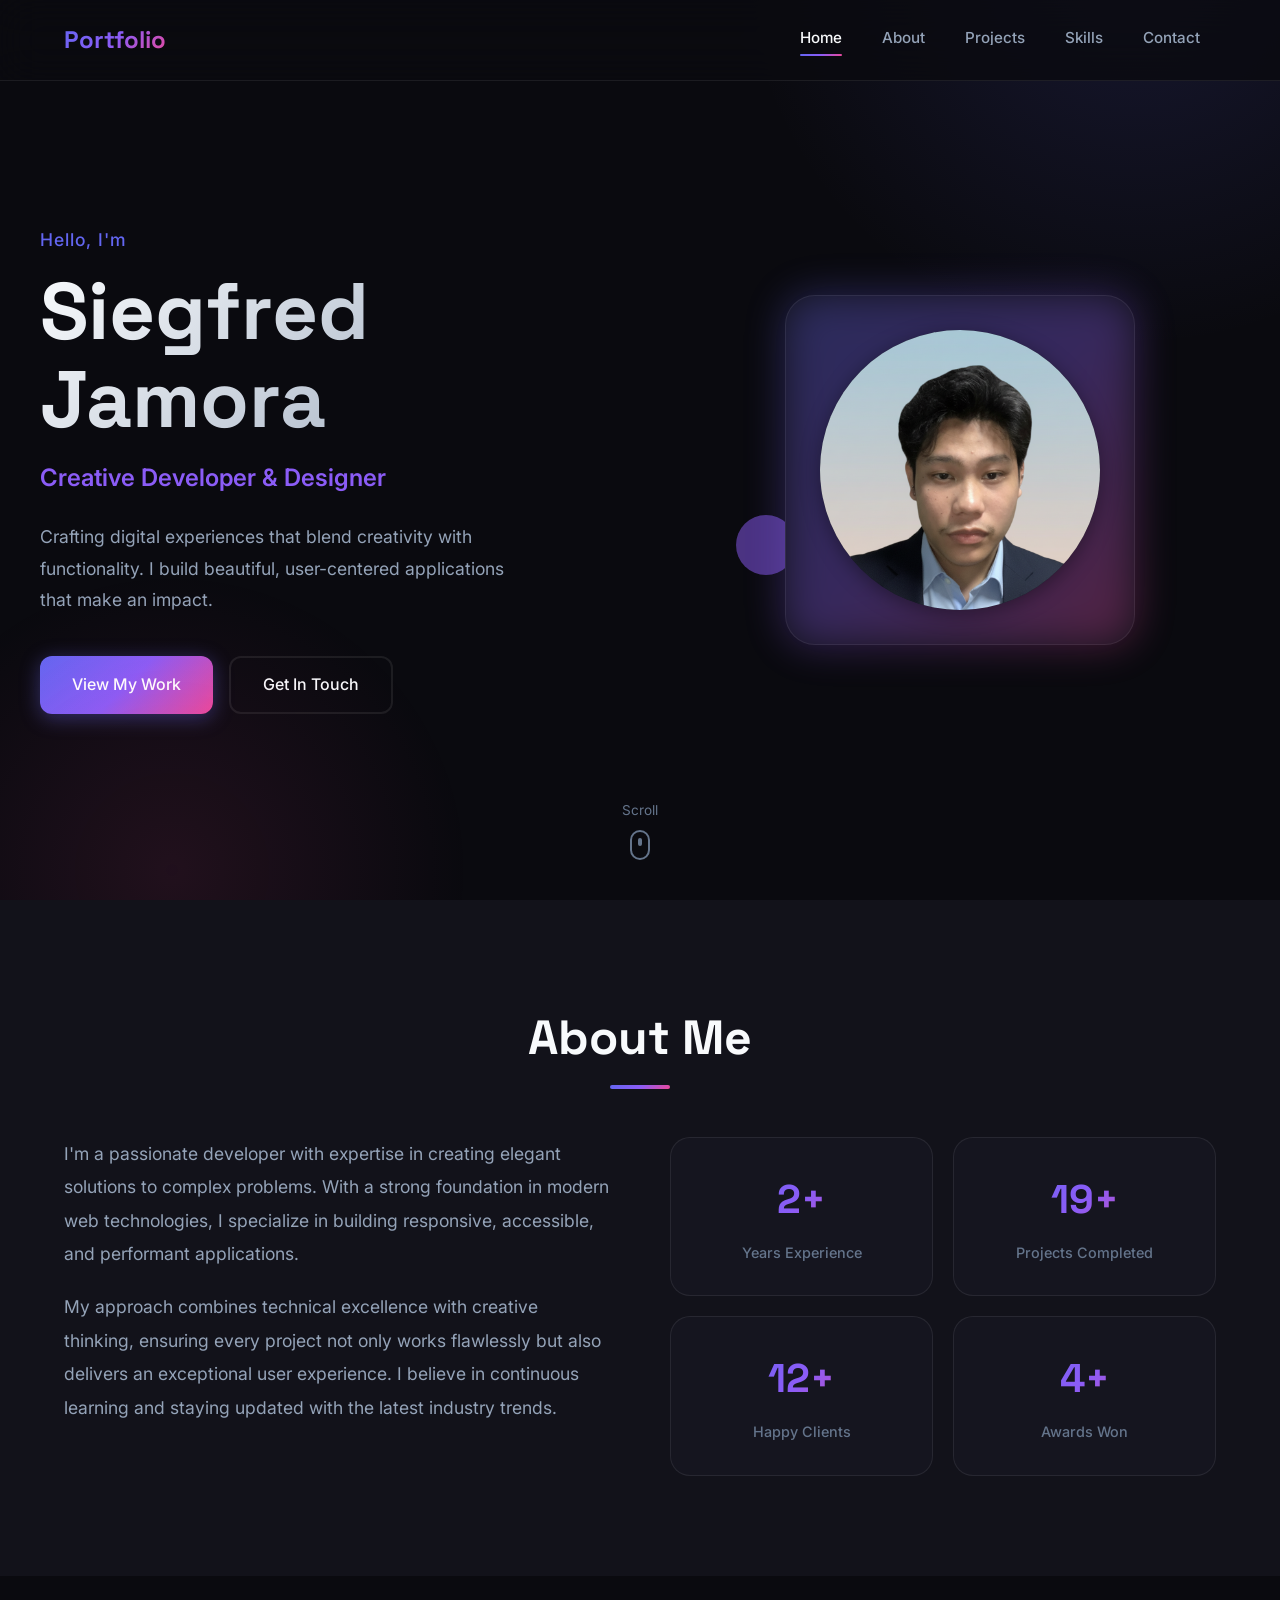
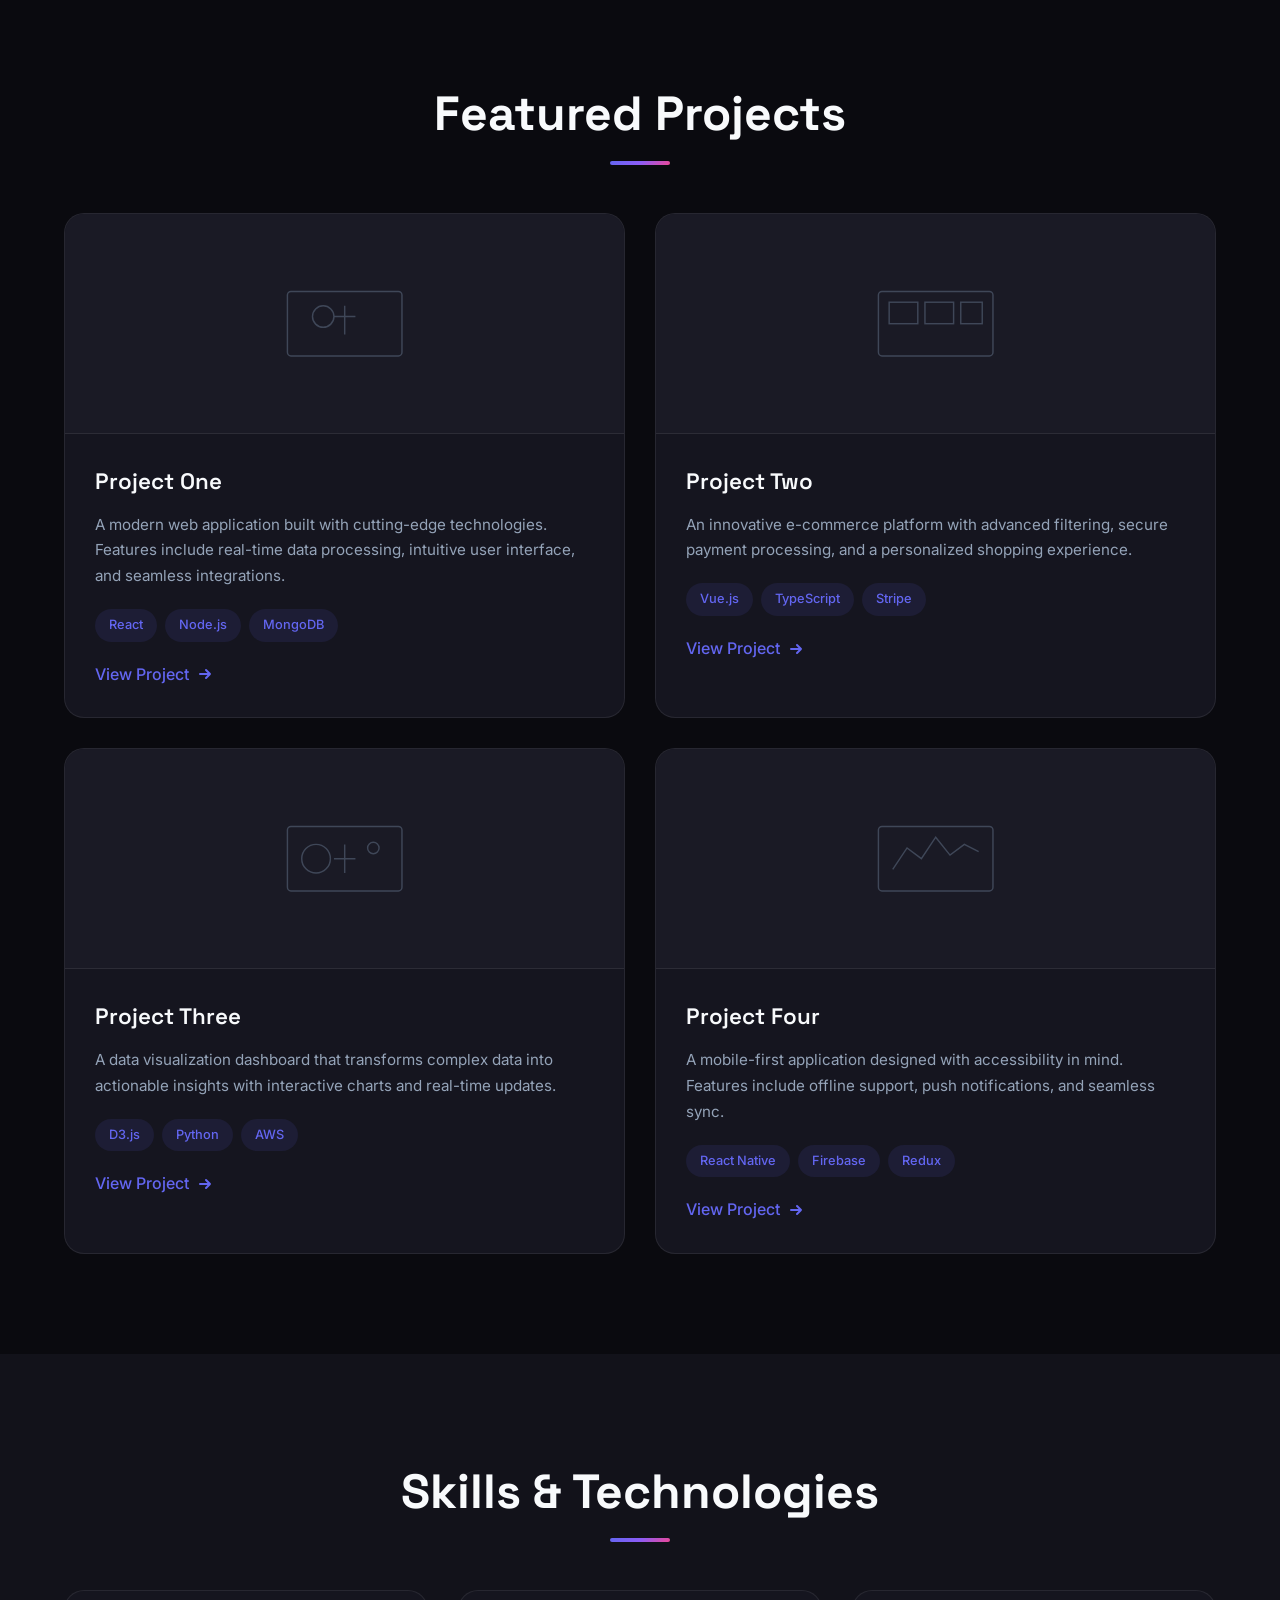
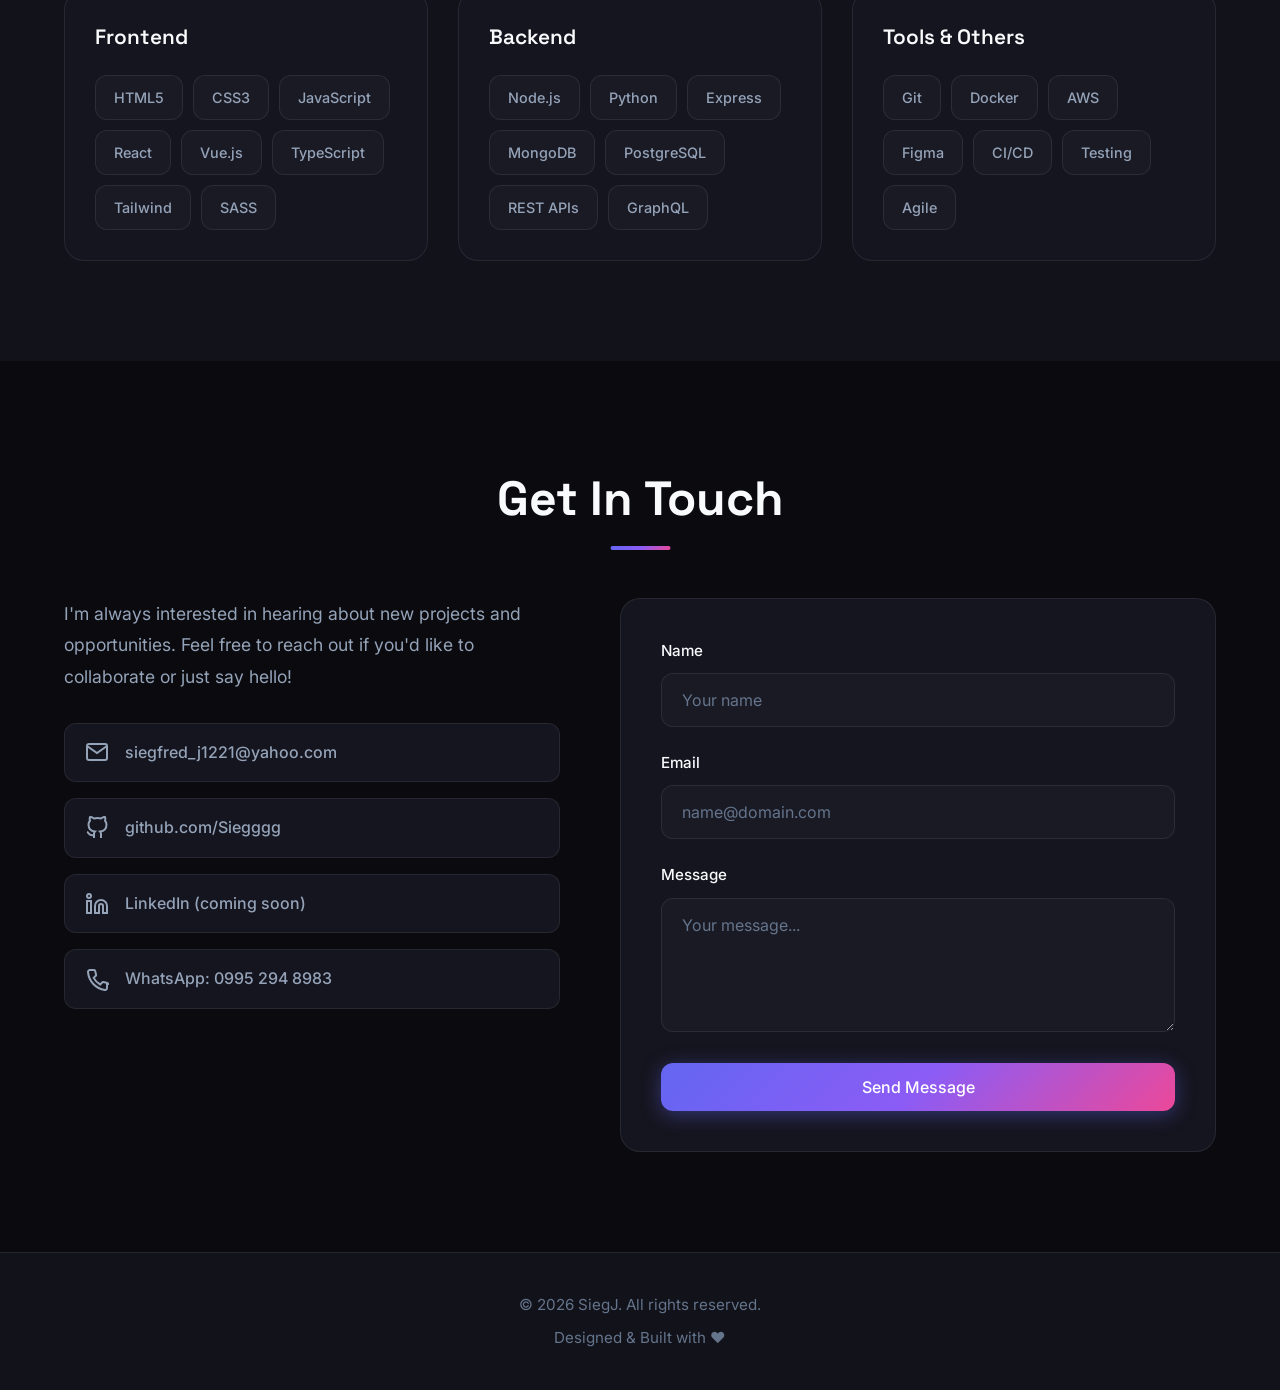
<file: index.html>
<!DOCTYPE html>
<html lang="en">
<head>
    <meta charset="UTF-8">
    <meta name="viewport" content="width=device-width, initial-scale=1.0">
    <title>Portfolio | Creative Developer</title>
    <link rel="preconnect" href="https://fonts.googleapis.com">
    <link rel="preconnect" href="https://fonts.gstatic.com" crossorigin>
    <link href="https://fonts.googleapis.com/css2?family=Inter:wght@300;400;500;600;700&family=Space+Grotesk:wght@400;500;600;700&display=swap" rel="stylesheet">
    <link rel="stylesheet" href="portfolio.css">
</head>
<body>
    <nav class="navbar">
        <div class="nav-container">
            <a href="#" class="logo">Portfolio</a>
            <ul class="nav-links">
                <li><a href="#home"><span class="text" data-text="Home">Home</span></a></li>
                <li><a href="#about"><span class="text" data-text="About">About</span></a></li>
                <li><a href="#projects"><span class="text" data-text="Projects">Projects</span></a></li>
                <li><a href="#skills"><span class="text" data-text="Skills">Skills</span></a></li>
                <li><a href="#contact"><span class="text" data-text="Contact">Contact</span></a></li>
            </ul>
            <ul class="mobile-menu">
                <li><a href="#home">Home</a></li>
                <li><a href="#about">About</a></li>
                <li><a href="#projects">Projects</a></li>
                <li><a href="#skills">Skills</a></li>
                <li><a href="#contact">Contact</a></li>
            </ul>
            <div class="hamburger">
                <span class="hamburger__lines"></span>
            </div>
        </div>
    </nav>

    <section id="home" class="hero">
        <div class="hero-content">
            <div class="hero-text">
                <p class="greeting">Hello, I'm</p>
                <h1 class="name">Siegfred Jamora</h1>
                <p class="tagline">Creative Developer & Designer</p>
                <p class="description">Crafting digital experiences that blend creativity with functionality. I build beautiful, user-centered applications that make an impact.</p>
                <div class="cta-buttons">
                    <a href="#projects" class="btn btn-primary">View My Work</a>
                    <a href="#contact" class="btn btn-secondary">Get In Touch</a>
                </div>
            </div>
            <div class="hero-visual">
                <div class="profile-card">
                    <div class="profile-image">
                        <img class="profile-photo" src="profile.png" alt="Portrait of Siegfred Jamora">
                    </div>
                    <div class="card-glow"></div>
                </div>
                <div class="floating-shapes">
                    <div class="shape shape-1"></div>
                    <div class="shape shape-2"></div>
                    <div class="shape shape-3"></div>
                </div>
            </div>
        </div>
        <div class="scroll-indicator">
            <span>Scroll</span>
            <div class="scroll-arrow"></div>
        </div>
    </section>

    <section id="about" class="about">
        <div class="container">
            <h2 class="section-title">About Me</h2>
            <div class="about-content">
                <div class="about-text">
                    <p>I'm a passionate developer with expertise in creating elegant solutions to complex problems. With a strong foundation in modern web technologies, I specialize in building responsive, accessible, and performant applications.</p>
                    <p>My approach combines technical excellence with creative thinking, ensuring every project not only works flawlessly but also delivers an exceptional user experience. I believe in continuous learning and staying updated with the latest industry trends.</p>
                </div>
                <div class="stats-grid">
                    <div class="stat-card">
                        <span class="stat-number">5+</span>
                        <span class="stat-label">Years Experience</span>
                    </div>
                    <div class="stat-card">
                        <span class="stat-number">50+</span>
                        <span class="stat-label">Projects Completed</span>
                    </div>
                    <div class="stat-card">
                        <span class="stat-number">30+</span>
                        <span class="stat-label">Happy Clients</span>
                    </div>
                    <div class="stat-card">
                        <span class="stat-number">10+</span>
                        <span class="stat-label">Awards Won</span>
                    </div>
                </div>
            </div>
        </div>
    </section>

    <section id="projects" class="projects">
        <div class="container">
            <h2 class="section-title">Featured Projects</h2>
            <div class="projects-grid">
                <article class="project-card">
                    <div class="project-image">
                        <div class="project-placeholder">
                            <svg viewBox="0 0 200 150" fill="none" xmlns="http://www.w3.org/2000/svg">
                                <rect x="20" y="30" width="160" height="90" rx="5" stroke="currentColor" stroke-width="2"/>
                                <circle cx="70" cy="65" r="15" stroke="currentColor" stroke-width="2"/>
                                <path d="M100 50v40M85 65h30" stroke="currentColor" stroke-width="2"/>
                            </svg>
                        </div>
                    </div>
                    <div class="project-content">
                        <h3>Project One</h3>
                        <p>A modern web application built with cutting-edge technologies. Features include real-time data processing, intuitive user interface, and seamless integrations.</p>
                        <div class="project-tags">
                            <span>React</span>
                            <span>Node.js</span>
                            <span>MongoDB</span>
                        </div>
                        <a href="https://www.figma.com/community/file/1615359578673693824" class="project-link" target="_blank" rel="noopener noreferrer">
                            View Project
                            <svg width="16" height="16" viewBox="0 0 16 16" fill="none">
                                <path d="M3 8h10M9 4l4 4-4 4" stroke="currentColor" stroke-width="2" stroke-linecap="round" stroke-linejoin="round"/>
                            </svg>
                        </a>
                    </div>
                </article>

                <article class="project-card">
                    <div class="project-image">
                        <div class="project-placeholder">
                            <svg viewBox="0 0 200 150" fill="none" xmlns="http://www.w3.org/2000/svg">
                                <rect x="20" y="30" width="160" height="90" rx="5" stroke="currentColor" stroke-width="2"/>
                                <rect x="35" y="45" width="40" height="30" stroke="currentColor" stroke-width="2"/>
                                <rect x="85" y="45" width="40" height="30" stroke="currentColor" stroke-width="2"/>
                                <rect x="135" y="45" width="30" height="30" stroke="currentColor" stroke-width="2"/>
                            </svg>
                        </div>
                    </div>
                    <div class="project-content">
                        <h3>Project Two</h3>
                        <p>An innovative e-commerce platform with advanced filtering, secure payment processing, and a personalized shopping experience.</p>
                        <div class="project-tags">
                            <span>Vue.js</span>
                            <span>TypeScript</span>
                            <span>Stripe</span>
                        </div>
                        <a href="#" class="project-link">
                            View Project
                            <svg width="16" height="16" viewBox="0 0 16 16" fill="none">
                                <path d="M3 8h10M9 4l4 4-4 4" stroke="currentColor" stroke-width="2" stroke-linecap="round" stroke-linejoin="round"/>
                            </svg>
                        </a>
                    </div>
                </article>

                <article class="project-card">
                    <div class="project-image">
                        <div class="project-placeholder">
                            <svg viewBox="0 0 200 150" fill="none" xmlns="http://www.w3.org/2000/svg">
                                <rect x="20" y="30" width="160" height="90" rx="5" stroke="currentColor" stroke-width="2"/>
                                <circle cx="60" cy="75" r="20" stroke="currentColor" stroke-width="2"/>
                                <path d="M100 55v40M85 75h30" stroke="currentColor" stroke-width="2"/>
                                <circle cx="140" cy="60" r="8" stroke="currentColor" stroke-width="2"/>
                            </svg>
                        </div>
                    </div>
                    <div class="project-content">
                        <h3>Project Three</h3>
                        <p>A data visualization dashboard that transforms complex data into actionable insights with interactive charts and real-time updates.</p>
                        <div class="project-tags">
                            <span>D3.js</span>
                            <span>Python</span>
                            <span>AWS</span>
                        </div>
                        <a href="#" class="project-link">
                            View Project
                            <svg width="16" height="16" viewBox="0 0 16 16" fill="none">
                                <path d="M3 8h10M9 4l4 4-4 4" stroke="currentColor" stroke-width="2" stroke-linecap="round" stroke-linejoin="round"/>
                            </svg>
                        </a>
                    </div>
                </article>

                <article class="project-card">
                    <div class="project-image">
                        <div class="project-placeholder">
                            <svg viewBox="0 0 200 150" fill="none" xmlns="http://www.w3.org/2000/svg">
                                <rect x="20" y="30" width="160" height="90" rx="5" stroke="currentColor" stroke-width="2"/>
                                <path d="M40 90L60 60L80 75L100 45L120 70L140 55L160 65" stroke="currentColor" stroke-width="2"/>
                            </svg>
                        </div>
                    </div>
                    <div class="project-content">
                        <h3>Project Four</h3>
                        <p>A mobile-first application designed with accessibility in mind. Features include offline support, push notifications, and seamless sync.</p>
                        <div class="project-tags">
                            <span>React Native</span>
                            <span>Firebase</span>
                            <span>Redux</span>
                        </div>
                        <a href="#" class="project-link">
                            View Project
                            <svg width="16" height="16" viewBox="0 0 16 16" fill="none">
                                <path d="M3 8h10M9 4l4 4-4 4" stroke="currentColor" stroke-width="2" stroke-linecap="round" stroke-linejoin="round"/>
                            </svg>
                        </a>
                    </div>
                </article>
            </div>
        </div>
    </section>

    <section id="skills" class="skills">
        <div class="container">
            <h2 class="section-title">Skills & Technologies</h2>
            <div class="skills-content">
                <div class="skill-category">
                    <h3>Frontend</h3>
                    <div class="skill-tags">
                        <span class="skill-tag">HTML5</span>
                        <span class="skill-tag">CSS3</span>
                        <span class="skill-tag">JavaScript</span>
                        <span class="skill-tag">React</span>
                        <span class="skill-tag">Vue.js</span>
                        <span class="skill-tag">TypeScript</span>
                        <span class="skill-tag">Tailwind</span>
                        <span class="skill-tag">SASS</span>
                    </div>
                </div>
                <div class="skill-category">
                    <h3>Backend</h3>
                    <div class="skill-tags">
                        <span class="skill-tag">Node.js</span>
                        <span class="skill-tag">Python</span>
                        <span class="skill-tag">Express</span>
                        <span class="skill-tag">MongoDB</span>
                        <span class="skill-tag">PostgreSQL</span>
                        <span class="skill-tag">REST APIs</span>
                        <span class="skill-tag">GraphQL</span>
                    </div>
                </div>
                <div class="skill-category">
                    <h3>Tools & Others</h3>
                    <div class="skill-tags">
                        <span class="skill-tag">Git</span>
                        <span class="skill-tag">Docker</span>
                        <span class="skill-tag">AWS</span>
                        <span class="skill-tag">Figma</span>
                        <span class="skill-tag">CI/CD</span>
                        <span class="skill-tag">Testing</span>
                        <span class="skill-tag">Agile</span>
                    </div>
                </div>
            </div>
        </div>
    </section>

    <section id="contact" class="contact">
        <div class="container">
            <h2 class="section-title">Get In Touch</h2>
            <div class="contact-content">
                <div class="contact-info">
                    <p>I'm always interested in hearing about new projects and opportunities. Feel free to reach out if you'd like to collaborate or just say hello!</p>
                    <div class="contact-links">
                        <a href="mailto:siegfred_j1221@yahoo.com" class="contact-link">
                            <span class="contact-icon">
                                <svg viewBox="0 0 24 24" fill="none" stroke="currentColor" stroke-width="2">
                                    <path d="M4 4h16c1.1 0 2 .9 2 2v12c0 1.1-.9 2-2 2H4c-1.1 0-2-.9-2-2V6c0-1.1.9-2 2-2z"/>
                                    <polyline points="22,6 12,13 2,6"/>
                                </svg>
                            </span>
                            siegfred_j1221@yahoo.com
                        </a>
                        <a href="https://github.com/Siegggg" class="contact-link" target="_blank" rel="noopener noreferrer">
                            <span class="contact-icon">
                                <svg viewBox="0 0 24 24" fill="none" stroke="currentColor" stroke-width="2">
                                    <path d="M9 19c-5 1.5-5-2.5-7-3m14 6v-3.87a3.37 3.37 0 0 0-.94-2.61c3.14-.35 6.44-1.54 6.44-7A5.44 5.44 0 0 0 20 4.77 5.07 5.07 0 0 0 19.91 1S18.73.65 16 2.48a13.38 13.38 0 0 0-7 0C6.27.65 5.09 1 5.09 1A5.07 5.07 0 0 0 5 4.77a5.44 5.44 0 0 0-1.5 3.78c0 5.42 3.3 6.61 6.44 7A3.37 3.37 0 0 0 9 18.13V22"/>
                                </svg>
                            </span>
                            github.com/Siegggg
                        </a>
                        <a href="#" class="contact-link is-disabled" aria-disabled="true">
                            <span class="contact-icon">
                                <svg viewBox="0 0 24 24" fill="none" stroke="currentColor" stroke-width="2">
                                    <path d="M16 8a6 6 0 0 1 6 6v7h-4v-7a2 2 0 0 0-2-2 2 2 0 0 0-2 2v7h-4v-7a6 6 0 0 1 6-6z"/>
                                    <rect x="2" y="9" width="4" height="12"/>
                                    <circle cx="4" cy="4" r="2"/>
                                </svg>
                            </span>
                            LinkedIn (coming soon)
                        </a>
                        <a href="https://wa.me/639952948983" class="contact-link" target="_blank" rel="noopener noreferrer">
                            <span class="contact-icon">
                                <svg viewBox="0 0 24 24" fill="none" stroke="currentColor" stroke-width="2">
                                    <path d="M22 16.92V21a2 2 0 0 1-2.18 2A19.8 19.8 0 0 1 3 5.18 2 2 0 0 1 5 3h4.09a1 1 0 0 1 1 .75l1 4a1 1 0 0 1-.27.95l-2.2 2.2a16 16 0 0 0 6.6 6.6l2.2-2.2a1 1 0 0 1 .95-.27l4 1a1 1 0 0 1 .75 1z"/>
                                </svg>
                            </span>
                            WhatsApp: 0995 294 8983
                        </a>
                    </div>
                </div>
                <form class="contact-form">
                    <div class="form-group">
                        <label for="name">Name</label>
                        <input type="text" id="name" name="name" required placeholder="Your name">
                    </div>
                    <div class="form-group">
                        <label for="email">Email</label>
                        <input type="email" id="email" name="email" required placeholder="name@domain.com">
                    </div>
                    <div class="form-group">
                        <label for="message">Message</label>
                        <textarea id="message" name="message" rows="5" required placeholder="Your message..."></textarea>
                    </div>
                    <button type="submit" class="btn btn-primary">Send Message</button>
                </form>
            </div>
        </div>
    </section>

    <footer class="footer">
        <div class="container">
            <p>&copy; 2026 SiegJ. All rights reserved.</p>
            <p class="footer-credit">Designed & Built with ❤️</p>
        </div>
    </footer>

    <script src="portfolio.js"></script>
</body>
</html>
</file>
<file: portfolio.css>
:root {
    /* Color Palette */
    --bg-primary: #0a0a0f;
    --bg-secondary: #12121a;
    --bg-tertiary: #1a1a25;
    --bg-card: #15151f;
    --accent-primary: #6366f1;
    --accent-secondary: #8b5cf6;
    --accent-tertiary: #ec4899;
    --accent-gradient: linear-gradient(135deg, #6366f1 0%, #8b5cf6 50%, #ec4899 100%);
    --text-primary: #f8fafc;
    --text-secondary: #94a3b8;
    --text-muted: #64748b;
    --border-color: rgba(255, 255, 255, 0.08);
    --border-glow: rgba(99, 102, 241, 0.3);
    
    /* Typography */
    --font-display: 'Space Grotesk', sans-serif;
    --font-body: 'Inter', sans-serif;
    
    /* Spacing */
    --section-padding: 100px 0;
    --container-width: 1200px;
    
    /* Effects */
    --shadow-sm: 0 2px 8px rgba(0, 0, 0, 0.3);
    --shadow-md: 0 4px 20px rgba(0, 0, 0, 0.4);
    --shadow-lg: 0 8px 40px rgba(0, 0, 0, 0.5);
    --shadow-glow: 0 0 60px rgba(99, 102, 241, 0.2);
    --radius-sm: 8px;
    --radius-md: 12px;
    --radius-lg: 20px;
    --radius-xl: 30px;
}

/* Reset & Base */
*, *::before, *::after {
    margin: 0;
    padding: 0;
    box-sizing: border-box;
}

html {
    scroll-behavior: smooth;
    font-size: 16px;
}

body {
    font-family: var(--font-body);
    background-color: var(--bg-primary);
    color: var(--text-primary);
    line-height: 1.6;
    overflow-x: hidden;
}

a {
    text-decoration: none;
    color: inherit;
    transition: color 0.3s ease;
}

ul {
    list-style: none;
}

img {
    max-width: 100%;
    height: auto;
}

/* Container */
.container {
    max-width: var(--container-width);
    margin: 0 auto;
    padding: 0 24px;
}

/* Section Title */
.section-title {
    font-family: var(--font-display);
    font-size: clamp(2rem, 5vw, 3rem);
    font-weight: 700;
    text-align: center;
    margin-bottom: 60px;
    position: relative;
    display: inline-block;
    left: 50%;
    transform: translateX(-50%);
}

.section-title::after {
    content: '';
    position: absolute;
    bottom: -12px;
    left: 50%;
    transform: translateX(-50%);
    width: 60px;
    height: 4px;
    background: var(--accent-gradient);
    border-radius: 2px;
}

/* Buttons */
.btn {
    display: inline-flex;
    align-items: center;
    justify-content: center;
    gap: 8px;
    padding: 14px 32px;
    font-family: var(--font-body);
    font-size: 1rem;
    font-weight: 500;
    border-radius: var(--radius-md);
    cursor: pointer;
    transition: all 0.3s ease;
    border: none;
}

.btn-primary {
    background: var(--accent-gradient);
    color: white;
    box-shadow: 0 4px 20px rgba(99, 102, 241, 0.4);
}

.btn-primary:hover {
    transform: translateY(-3px);
    box-shadow: 0 8px 30px rgba(99, 102, 241, 0.5);
}

.btn-secondary {
    background: transparent;
    color: var(--text-primary);
    border: 2px solid var(--border-color);
}

.btn-secondary:hover {
    border-color: var(--accent-primary);
    background: rgba(99, 102, 241, 0.1);
}

/* ============================================
   Navigation
   ============================================ */

.navbar {
    position: fixed;
    top: 0;
    left: 0;
    right: 0;
    z-index: 1000;
    padding: 20px 0;
    background: rgba(10, 10, 15, 0.8);
    backdrop-filter: blur(20px);
    border-bottom: 1px solid var(--border-color);
}

.navbar.scrolled {
    padding: 12px 0;
    background: rgba(10, 10, 15, 0.95);
    box-shadow: 0 4px 30px rgba(0, 0, 0, 0.3);
}

.nav-container {
    max-width: var(--container-width);
    margin: 0 auto;
    padding: 0 24px;
    display: flex;
    justify-content: space-between;
    align-items: center;
}

.logo {
    font-family: var(--font-display);
    font-size: 1.5rem;
    font-weight: 700;
    background: var(--accent-gradient);
    -webkit-background-clip: text;
    -webkit-text-fill-color: transparent;
    background-clip: text;
    position: relative;
    overflow: hidden;
}

.logo::before {
    content: '';
    position: absolute;
    inset: 0;
    background: var(--accent-gradient);
    -webkit-background-clip: text;
    -webkit-text-fill-color: transparent;
    background-clip: text;
    transform: translateX(-100%);
    transition: transform 0.4s ease;
}

.logo:hover::before {
    transform: translateX(0);
}

.nav-links {
    display: flex;
    gap: 8px;
}

.nav-links li {
    position: relative;
}

.nav-links a {
    font-size: 0.95rem;
    font-weight: 500;
    color: var(--text-secondary);
    position: relative;
    padding: 8px 16px;
    display: block;
    overflow: hidden;
    transition: color 0.3s ease;
}

.nav-links a .text {
    position: relative;
    display: inline-block;
    overflow: hidden;
    line-height: 1;
    height: 1em;
}

.nav-links a .text::before {
    content: attr(data-text);
    position: absolute;
    top: 0;
    left: 0;
    width: 100%;
    color: var(--text-primary);
    transform: translateY(100%);
    transition: transform 0.3s cubic-bezier(0.4, 0, 0.2, 1);
}

.nav-links a::before {
    content: '';
    position: absolute;
    bottom: 4px;
    left: 50%;
    width: 0;
    height: 2px;
    background: var(--accent-gradient);
    transition: all 0.3s cubic-bezier(0.4, 0, 0.2, 1);
    transform: translateX(-50%);
    border-radius: 2px;
}

.nav-links a:hover {
    color: transparent;
}

.nav-links a:hover::before {
    width: calc(100% - 32px);
}

.nav-links a:hover .text::before {
    transform: translateY(0);
}

/* Active link */
.nav-links a.active {
    color: var(--text-primary);
}

.nav-links a.active::before {
    width: calc(100% - 32px);
}

/* Animated dot indicator */
.nav-links .nav-indicator {
    position: absolute;
    bottom: 0;
    height: 2px;
    background: var(--accent-gradient);
    border-radius: 2px;
    transition: all 0.3s cubic-bezier(0.4, 0, 0.2, 1);
    opacity: 0;
}

/* Hamburger Menu */
.hamburger {
    display: none;
    flex-direction: column;
    justify-content: center;
    align-items: center;
    width: 44px;
    height: 44px;
    cursor: pointer;
    position: relative;
    z-index: 1001;
}

.hamburger__lines {
    width: 24px;
    height: 2px;
    background: var(--text-primary);
    position: relative;
    transition: all 0.3s ease;
}

.hamburger__lines::before,
.hamburger__lines::after {
    content: '';
    position: absolute;
    width: 24px;
    height: 2px;
    background: var(--text-primary);
    transition: all 0.3s ease;
    left: 0;
}

.hamburger__lines::before {
    top: -8px;
}

.hamburger__lines::after {
    top: 8px;
}

.hamburger.active .hamburger__lines {
    background: transparent;
}

.hamburger.active .hamburger__lines::before {
    top: 0;
    transform: rotate(45deg);
    background: var(--text-primary);
}

.hamburger.active .hamburger__lines::after {
    top: 0;
    transform: rotate(-45deg);
    background: var(--text-primary);
}

/* Mobile Menu Overlay */
.mobile-menu {
    position: fixed;
    top: 0;
    left: 0;
    width: 100%;
    height: 100vh;
    background: rgba(10, 10, 15, 0.98);
    backdrop-filter: blur(20px);
    display: flex;
    flex-direction: column;
    justify-content: center;
    align-items: center;
    gap: 32px;
    opacity: 0;
    visibility: hidden;
    transition: all 0.4s ease;
    z-index: 999;
}

.mobile-menu.active {
    opacity: 1;
    visibility: visible;
}

.mobile-menu li {
    opacity: 0;
    transform: translateY(30px);
    transition: all 0.4s cubic-bezier(0.4, 0, 0.2, 1);
}

.mobile-menu.active li {
    opacity: 1;
    transform: translateY(0);
}

.mobile-menu.active li:nth-child(1) { transition-delay: 0.1s; }
.mobile-menu.active li:nth-child(2) { transition-delay: 0.15s; }
.mobile-menu.active li:nth-child(3) { transition-delay: 0.2s; }
.mobile-menu.active li:nth-child(4) { transition-delay: 0.25s; }
.mobile-menu.active li:nth-child(5) { transition-delay: 0.3s; }

.mobile-menu a {
    font-family: var(--font-display);
    font-size: 2.5rem;
    font-weight: 600;
    color: var(--text-secondary);
    position: relative;
    transition: all 0.3s ease;
}

.mobile-menu a::before {
    content: '';
    position: absolute;
    bottom: -4px;
    left: 0;
    width: 0;
    height: 3px;
    background: var(--accent-gradient);
    transition: width 0.3s ease;
    border-radius: 2px;
}

.mobile-menu a:hover {
    color: var(--text-primary);
}

.mobile-menu a:hover::before {
    width: 100%;
}

/* ============================================
   Hero Section
   ============================================ */

.hero {
    min-height: 100vh;
    display: flex;
    align-items: center;
    padding: 120px 24px 80px;
    position: relative;
    overflow: hidden;
}

.hero::before {
    content: '';
    position: absolute;
    top: -50%;
    right: -20%;
    width: 800px;
    height: 800px;
    background: radial-gradient(circle, rgba(99, 102, 241, 0.15) 0%, transparent 70%);
    pointer-events: none;
}

.hero::after {
    content: '';
    position: absolute;
    bottom: -30%;
    left: -10%;
    width: 600px;
    height: 600px;
    background: radial-gradient(circle, rgba(236, 72, 153, 0.1) 0%, transparent 70%);
    pointer-events: none;
}

.hero-content {
    max-width: var(--container-width);
    margin: 0 auto;
    display: grid;
    grid-template-columns: 1fr 1fr;
    gap: 80px;
    align-items: center;
    width: 100%;
}

.hero-text {
    animation: fadeInUp 0.8s ease forwards;
}

.greeting {
    font-size: 1.1rem;
    color: var(--accent-primary);
    font-weight: 500;
    margin-bottom: 12px;
    letter-spacing: 1px;
}

.name {
    font-family: var(--font-display);
    font-size: clamp(3rem, 7vw, 5rem);
    font-weight: 700;
    line-height: 1.1;
    margin-bottom: 16px;
    background: linear-gradient(135deg, var(--text-primary) 0%, var(--text-secondary) 100%);
    -webkit-background-clip: text;
    -webkit-text-fill-color: transparent;
    background-clip: text;
}

.tagline {
    font-size: 1.5rem;
    color: var(--accent-secondary);
    font-weight: 600;
    margin-bottom: 24px;
}

.description {
    font-size: 1.1rem;
    color: var(--text-secondary);
    max-width: 500px;
    margin-bottom: 40px;
    line-height: 1.8;
}

.cta-buttons {
    display: flex;
    gap: 16px;
    flex-wrap: wrap;
}

/* Hero Visual */
.hero-visual {
    position: relative;
    display: flex;
    justify-content: center;
    align-items: center;
    animation: fadeIn 1s ease 0.3s forwards;
    opacity: 0;
}

.profile-card {
    position: relative;
    width: 350px;
    height: 350px;
    background: var(--bg-secondary);
    border-radius: var(--radius-xl);
    border: 1px solid var(--border-color);
    display: flex;
    justify-content: center;
    align-items: center;
    z-index: 1;
}

.profile-image {
    width: 280px;
    height: 280px;
    border-radius: 50%;
    overflow: hidden;
    background: var(--bg-tertiary);
    display: flex;
    justify-content: center;
    align-items: center;
    box-shadow: var(--shadow-md);
}

.profile-photo {
    width: 100%;
    height: 100%;
    object-fit: cover;
    object-position: center;
    display: block;
}

.profile-placeholder {
    width: 100%;
    height: 100%;
    display: flex;
    justify-content: center;
    align-items: center;
    color: var(--text-muted);
}

.profile-placeholder svg {
    width: 80%;
    height: 80%;
}

.card-glow {
    position: absolute;
    inset: -2px;
    border-radius: var(--radius-xl);
    background: var(--accent-gradient);
    opacity: 0.3;
    filter: blur(20px);
    z-index: -1;
    animation: pulse 3s ease-in-out infinite;
}

/* Floating Shapes */
.floating-shapes {
    position: absolute;
    inset: 0;
    pointer-events: none;
}

.shape {
    position: absolute;
    border-radius: 50%;
    opacity: 0.5;
}

.shape-1 {
    width: 80px;
    height: 80px;
    background: var(--accent-primary);
    top: 10%;
    right: 20%;
    animation: float 6s ease-in-out infinite;
}

.shape-2 {
    width: 60px;
    height: 60px;
    background: var(--accent-secondary);
    bottom: 20%;
    left: 10%;
    animation: float 8s ease-in-out infinite reverse;
}

.shape-3 {
    width: 40px;
    height: 40px;
    background: var(--accent-tertiary);
    top: 30%;
    left: 20%;
    animation: float 7s ease-in-out infinite;
}

/* Scroll Indicator */
.scroll-indicator {
    position: absolute;
    bottom: 40px;
    left: 50%;
    transform: translateX(-50%);
    display: flex;
    flex-direction: column;
    align-items: center;
    gap: 8px;
    color: var(--text-muted);
    font-size: 0.85rem;
    animation: bounce 2s ease-in-out infinite;
}

.scroll-arrow {
    width: 20px;
    height: 30px;
    border: 2px solid var(--text-muted);
    border-radius: 10px;
    position: relative;
}

.scroll-arrow::after {
    content: '';
    position: absolute;
    top: 6px;
    left: 50%;
    transform: translateX(-50%);
    width: 4px;
    height: 8px;
    background: var(--text-muted);
    border-radius: 2px;
    animation: scrollDown 2s ease-in-out infinite;
}

/* ============================================
   About Section
   ============================================ */

.about {
    padding: var(--section-padding);
    background: var(--bg-secondary);
}

.about-content {
    display: grid;
    grid-template-columns: 1fr 1fr;
    gap: 60px;
    align-items: start;
}

.about-text {
    font-size: 1.1rem;
    color: var(--text-secondary);
    line-height: 1.9;
}

.about-text p {
    margin-bottom: 20px;
}

.stats-grid {
    display: grid;
    grid-template-columns: repeat(2, 1fr);
    gap: 20px;
}

.stat-card {
    background: var(--bg-card);
    border: 1px solid var(--border-color);
    border-radius: var(--radius-lg);
    padding: 30px;
    text-align: center;
    transition: all 0.3s ease;
}

.stat-card:hover {
    transform: translateY(-5px);
    border-color: var(--accent-primary);
    box-shadow: var(--shadow-glow);
}

.stat-number {
    display: block;
    font-family: var(--font-display);
    font-size: 2.5rem;
    font-weight: 700;
    background: var(--accent-gradient);
    -webkit-background-clip: text;
    -webkit-text-fill-color: transparent;
    background-clip: text;
    margin-bottom: 8px;
}

.stat-label {
    font-size: 0.9rem;
    color: var(--text-muted);
    font-weight: 500;
}

/* ============================================
   Projects Section
   ============================================ */

.projects {
    padding: var(--section-padding);
}

.projects-grid {
    display: grid;
    grid-template-columns: repeat(2, 1fr);
    gap: 30px;
}

.project-card {
    background: var(--bg-card);
    border: 1px solid var(--border-color);
    border-radius: var(--radius-lg);
    overflow: hidden;
    transition: all 0.4s ease;
}

.project-card:hover {
    transform: translateY(-10px);
    border-color: var(--accent-primary);
    box-shadow: var(--shadow-lg);
}

.project-image {
    height: 220px;
    background: var(--bg-tertiary);
    display: flex;
    justify-content: center;
    align-items: center;
    border-bottom: 1px solid var(--border-color);
    overflow: hidden;
}

.project-placeholder {
    width: 100%;
    height: 100%;
    display: flex;
    justify-content: center;
    align-items: center;
    color: var(--text-muted);
    padding: 20px;
}

.project-placeholder svg {
    width: 60%;
    height: 60%;
    opacity: 0.5;
}

.project-content {
    padding: 30px;
}

.project-content h3 {
    font-family: var(--font-display);
    font-size: 1.4rem;
    font-weight: 600;
    margin-bottom: 12px;
}

.project-content p {
    color: var(--text-secondary);
    font-size: 0.95rem;
    line-height: 1.7;
    margin-bottom: 20px;
}

.project-tags {
    display: flex;
    flex-wrap: wrap;
    gap: 8px;
    margin-bottom: 20px;
}

.project-tags span {
    padding: 6px 14px;
    background: rgba(99, 102, 241, 0.1);
    color: var(--accent-primary);
    font-size: 0.8rem;
    font-weight: 500;
    border-radius: 20px;
}

.project-link {
    display: inline-flex;
    align-items: center;
    gap: 8px;
    color: var(--accent-primary);
    font-weight: 500;
    transition: all 0.3s ease;
}

.project-link:hover {
    gap: 12px;
}

/* ============================================
   Skills Section
   ============================================ */

.skills {
    padding: var(--section-padding);
    background: var(--bg-secondary);
}

.skills-content {
    display: grid;
    grid-template-columns: repeat(3, 1fr);
    gap: 30px;
}

.skill-category {
    background: var(--bg-card);
    border: 1px solid var(--border-color);
    border-radius: var(--radius-lg);
    padding: 30px;
    transition: all 0.3s ease;
}

.skill-category:hover {
    border-color: var(--accent-secondary);
    box-shadow: 0 0 40px rgba(139, 92, 246, 0.1);
}

.skill-category h3 {
    font-family: var(--font-display);
    font-size: 1.3rem;
    font-weight: 600;
    margin-bottom: 20px;
    color: var(--text-primary);
}

.skill-tags {
    display: flex;
    flex-wrap: wrap;
    gap: 10px;
}

.skill-tag {
    padding: 10px 18px;
    background: var(--bg-tertiary);
    border: 1px solid var(--border-color);
    border-radius: var(--radius-md);
    font-size: 0.9rem;
    font-weight: 500;
    color: var(--text-secondary);
    transition: all 0.3s ease;
    cursor: default;
}

.skill-tag:hover {
    background: rgba(99, 102, 241, 0.1);
    border-color: var(--accent-primary);
    color: var(--text-primary);
    transform: translateY(-2px);
}

/* ============================================
   Contact Section
   ============================================ */

.contact {
    padding: var(--section-padding);
}

.contact-content {
    display: grid;
    grid-template-columns: 1fr 1.2fr;
    gap: 60px;
    align-items: start;
}

.contact-info p {
    font-size: 1.1rem;
    color: var(--text-secondary);
    line-height: 1.8;
    margin-bottom: 30px;
}

.contact-links {
    display: flex;
    flex-direction: column;
    gap: 16px;
}

.contact-link {
    display: flex;
    align-items: center;
    gap: 16px;
    padding: 16px 20px;
    background: var(--bg-card);
    border: 1px solid var(--border-color);
    border-radius: var(--radius-md);
    color: var(--text-secondary);
    font-weight: 500;
    transition: all 0.3s ease;
}

.contact-link:hover {
    border-color: var(--accent-primary);
    background: rgba(99, 102, 241, 0.05);
    color: var(--text-primary);
    transform: translateX(8px);
}

.contact-link.is-disabled {
    opacity: 0.6;
    cursor: not-allowed;
    pointer-events: none;
}

.contact-link.is-disabled:hover {
    border-color: var(--border-color);
    background: var(--bg-card);
    color: var(--text-secondary);
    transform: none;
}

.contact-icon {
    width: 24px;
    height: 24px;
    display: flex;
    justify-content: center;
    align-items: center;
}

.contact-icon svg {
    width: 100%;
    height: 100%;
}

/* Contact Form */
.contact-form {
    background: var(--bg-card);
    border: 1px solid var(--border-color);
    border-radius: var(--radius-lg);
    padding: 40px;
}

.form-group {
    margin-bottom: 24px;
}

.form-group label {
    display: block;
    font-size: 0.95rem;
    font-weight: 500;
    color: var(--text-primary);
    margin-bottom: 10px;
}

.form-group input,
.form-group textarea {
    width: 100%;
    padding: 16px 20px;
    background: var(--bg-tertiary);
    border: 1px solid var(--border-color);
    border-radius: var(--radius-md);
    font-family: var(--font-body);
    font-size: 1rem;
    color: var(--text-primary);
    transition: all 0.3s ease;
}

.form-group input::placeholder,
.form-group textarea::placeholder {
    color: var(--text-muted);
}

.form-group input:focus,
.form-group textarea:focus {
    outline: none;
    border-color: var(--accent-primary);
    box-shadow: 0 0 0 4px rgba(99, 102, 241, 0.1);
}

.form-group textarea {
    resize: vertical;
    min-height: 120px;
}

.contact-form .btn {
    width: 100%;
}

/* ============================================
   Footer
   ============================================ */

.footer {
    padding: 40px 0;
    background: var(--bg-secondary);
    border-top: 1px solid var(--border-color);
    text-align: center;
}

.footer p {
    color: var(--text-muted);
    font-size: 0.95rem;
}

.footer-credit {
    margin-top: 8px;
    font-size: 0.85rem;
}

/* ============================================
   Animations
   ============================================ */

@keyframes fadeInUp {
    from {
        opacity: 0;
        transform: translateY(30px);
    }
    to {
        opacity: 1;
        transform: translateY(0);
    }
}

@keyframes fadeIn {
    from {
        opacity: 0;
    }
    to {
        opacity: 1;
    }
}

@keyframes float {
    0%, 100% {
        transform: translateY(0) rotate(0deg);
    }
    50% {
        transform: translateY(-20px) rotate(10deg);
    }
}

@keyframes pulse {
    0%, 100% {
        opacity: 0.3;
    }
    50% {
        opacity: 0.5;
    }
}

@keyframes bounce {
    0%, 100% {
        transform: translateX(-50%) translateY(0);
    }
    50% {
        transform: translateX(-50%) translateY(10px);
    }
}

@keyframes scrollDown {
    0% {
        opacity: 1;
        transform: translateX(-50%) translateY(0);
    }
    100% {
        opacity: 0;
        transform: translateX(-50%) translateY(10px);
    }
}

/* ============================================
   Responsive Design
   ============================================ */

@media (max-width: 1024px) {
    .hero-content {
        grid-template-columns: 1fr;
        text-align: center;
    }
    
    .hero-text {
        order: 2;
    }
    
    .hero-visual {
        order: 1;
    }
    
    .description {
        margin: 0 auto 40px;
    }
    
    .cta-buttons {
        justify-content: center;
    }
    
    .about-content {
        grid-template-columns: 1fr;
    }
    
    .skills-content {
        grid-template-columns: repeat(2, 1fr);
    }
    
    .contact-content {
        grid-template-columns: 1fr;
    }
}

@media (max-width: 768px) {
    .nav-links {
        display: none;
    }
    
    .hamburger {
        display: flex;
    }
    
    .mobile-menu {
        display: flex;
    }
    
    .projects-grid {
        grid-template-columns: 1fr;
    }
    
    .skills-content {
        grid-template-columns: 1fr;
    }
    
    .profile-card {
        width: 280px;
        height: 280px;
    }
    
    .profile-image {
        width: 220px;
        height: 220px;
    }
    
    .stats-grid {
        grid-template-columns: 1fr;
    }
}

@media (max-width: 480px) {
    .hero {
        padding: 100px 16px 60px;
    }
    
    .section-title {
        font-size: 1.8rem;
    }
    
    .cta-buttons {
        flex-direction: column;
    }
    
    .btn {
        width: 100%;
    }
    
    .contact-form {
        padding: 24px;
    }
    
    .profile-card {
        width: 240px;
        height: 240px;
    }
}
</file>
